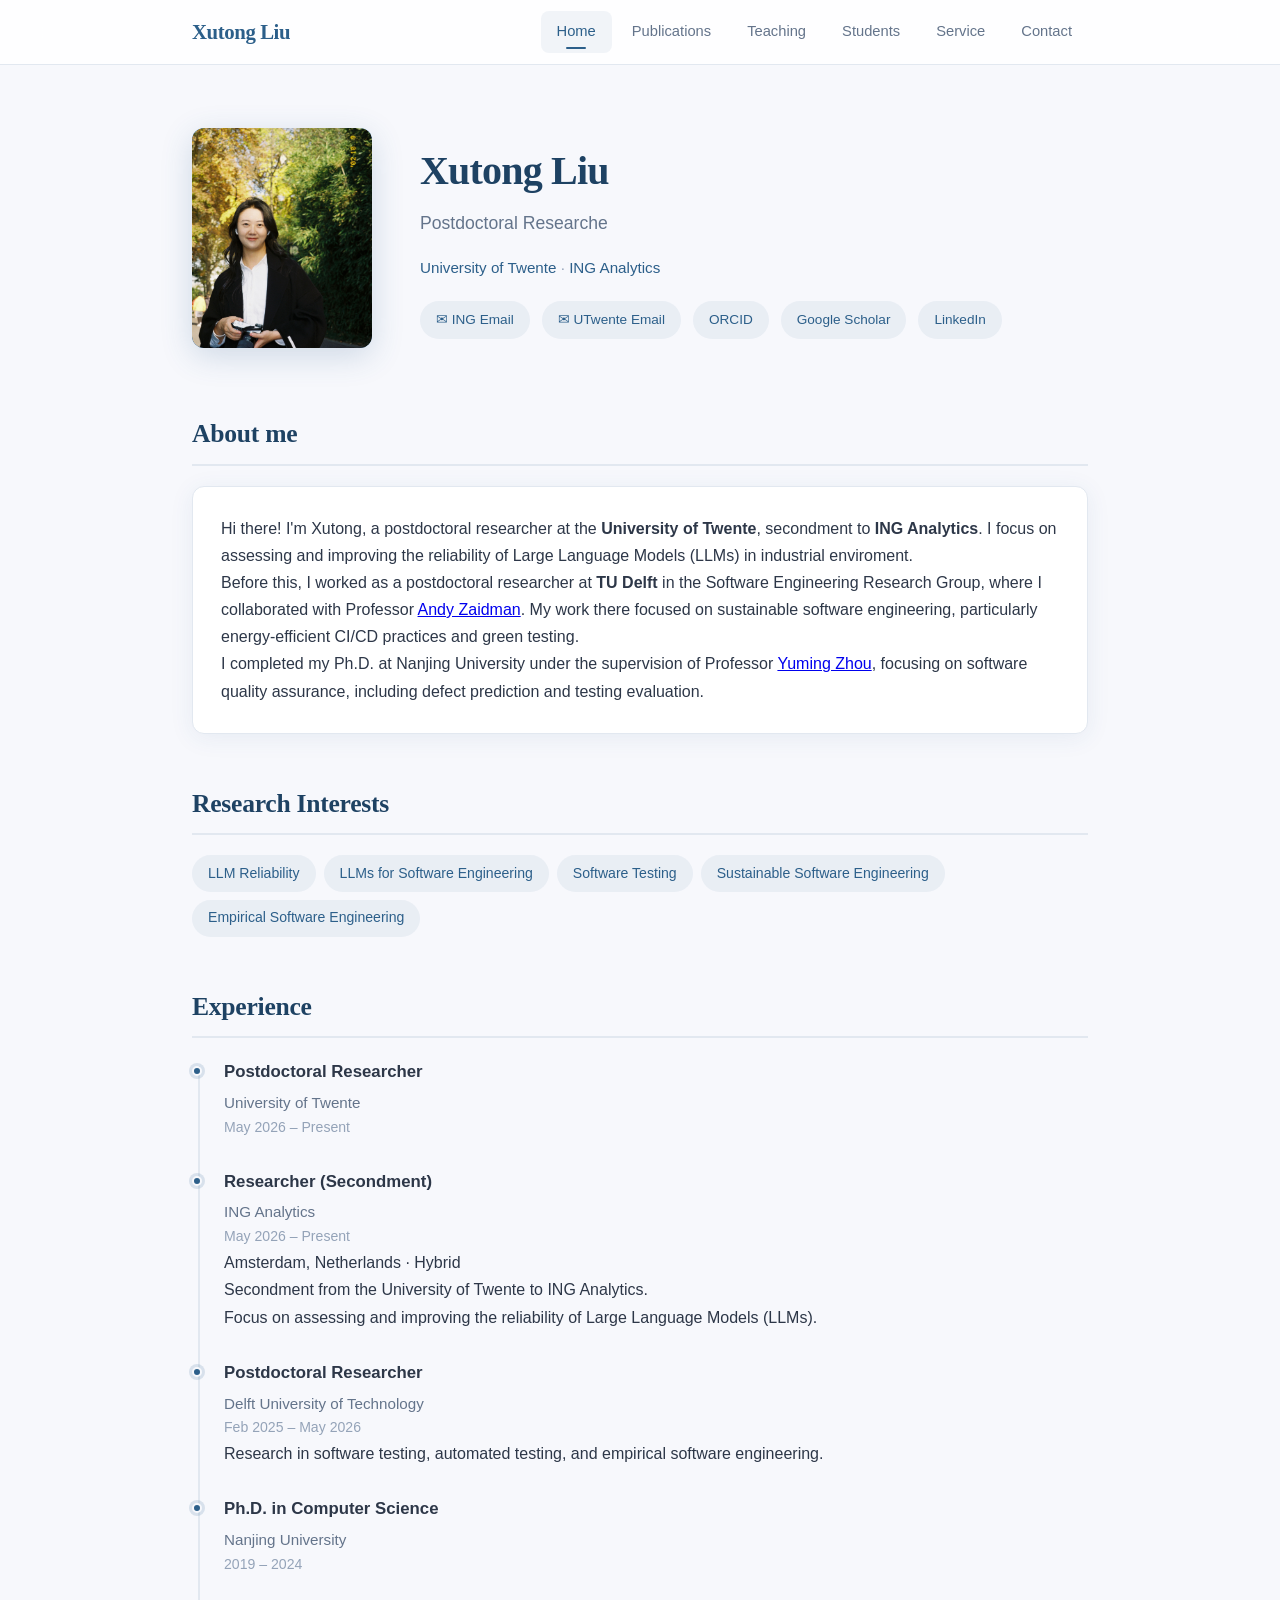
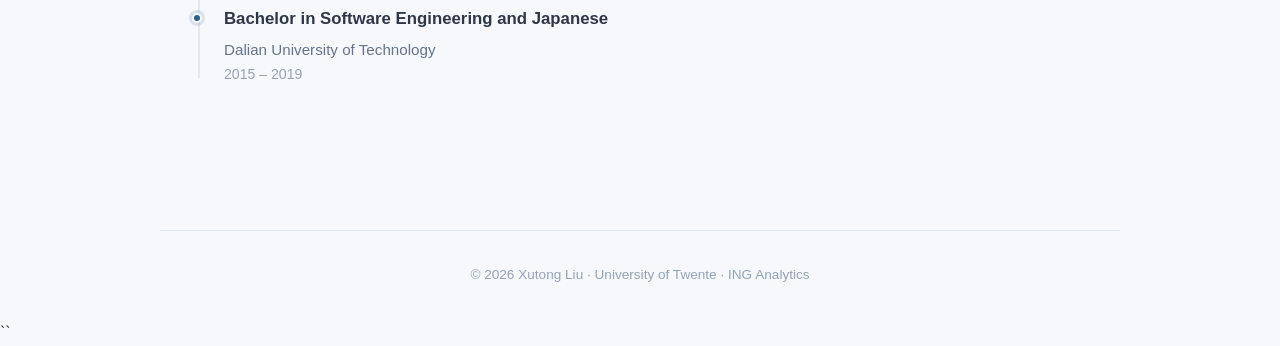
<file: index.html>
<!DOCTYPE html>
<html lang="en">
<head>
  <meta charset="UTF-8">
  <meta name="viewport" content="width=device-width, initial-scale=1.0">
  <title>Xutong Liu - Postdoctoral Researcher</title>
  <link rel="icon" type="image/jpeg" href="icon.jpg">
  <link rel="apple-touch-icon" href="icon.jpg">
  <link rel="preconnect" href="https://fonts.googleapis.com">
  <link rel="stylesheet" href="style.css">
</head>
<body>

  <!-- Navigation -->
  <nav class="navbar">
    <div class="nav-inner">
      <a href="index.html" class="nav-logo">Xutong Liu</a>
      <button class="nav-toggle" aria-label="Toggle menu">
        <span></span><span></span><span></span>
      </button>
      <ul class="nav-links">
        <li><a href="index.html" class="active">Home</a></li>
        <li><a href="publications.html">Publications</a></li>
        <li><a href="teaching.html">Teaching</a></li>
        <li><a href="students.html">Students</a></li>
        <li><a href="service.html">Service</a></li>
        <li><a href="contact.html">Contact</a></li>
      </ul>
    </div>
  </nav>

  <!-- Hero -->
  <header class="hero">
    <div class="hero-content fade-in">
      <div class="hero-avatar">
        <img src="profile.jpg" alt="Xutong Liu">
      </div>
      <div class="hero-text">
        <h1>Xutong Liu</h1>
        <p class="subtitle typed" data-text="Postdoctoral Researcher in Software Engineering"></p>
        <p class="affiliation">
          <a href="#" target="_blank">University of Twente</a> ·
          <a href="#" target="_blank">ING Analytics</a>
        </p>
        <div class="hero-links">
          <a href="mailto:xutong.liu@ing.com">&#9993; ING Email</a>
          <a href="mailto:xutong.liu@utwente.nl">&#9993; UTwente Email</a>
          <a href="https://orcid.org/0000-0002-3831-5505" target="_blank">ORCID</a>
          <a href="https://scholar.google.com/citations?user=2qkgBsEAAAAJ" target="_blank">Google Scholar</a>
          <a href="https://www.linkedin.com/in/xutong-liu-113463360/" target="_blank">LinkedIn</a>
        </div>
      </div>
    </div>
  </header>

  <!-- Main Content -->
  <main class="main">

    <!-- About -->
    <section class="section fade-in">
      <h2 class="section-title">About me</h2>
      <div class="card">
        <p>
          Hi there! I'm Xutong, a postdoctoral researcher at the <strong>University of Twente</strong>, secondment to <strong>ING Analytics</strong>.
          I focus on assessing and improving the reliability of Large Language Models (LLMs) in industrial enviroment.
        </p>
        <p>
          Before this, I worked as a postdoctoral researcher at <strong>TU Delft</strong> in the Software Engineering Research Group, 
          where I collaborated with Professor <a href="https://azaidman.github.io/" target="_blank">Andy Zaidman</a>. 
          My work there focused on sustainable software engineering, particularly energy-efficient CI/CD practices and green testing.
        </p>
        <p>
          I completed my Ph.D. at Nanjing University under the supervision of Professor
          <a href="https://cs.nju.edu.cn/zhouyuming/" target="_blank">Yuming Zhou</a>,
          focusing on software quality assurance, including defect prediction and testing evaluation.
        </p>
      </div>
    </section>

    <!-- Research Interests -->
    <section class="section fade-in">
      <h2 class="section-title">Research Interests</h2>
      <div class="tags">
        <span class="tag">LLM Reliability</span>
        <span class="tag">LLMs for Software Engineering</span>
        <span class="tag">Software Testing</span>
        <span class="tag">Sustainable Software Engineering</span>
        <span class="tag">Empirical Software Engineering</span>
      </div>
    </section>

    <!-- Experience -->
    <section class="section fade-in">
      <h2 class="section-title">Experience</h2>
      <div class="timeline">

        <!-- UT (main role) -->
        <div class="timeline-item">
          <h3>Postdoctoral Researcher</h3>
          <p class="institution">University of Twente</p>
          <p class="period">May 2026 – Present</p>
        </div>

        <!-- ING (secondment) -->
        <div class="timeline-item">
          <h3>Researcher (Secondment)</h3>
          <p class="institution">ING Analytics</p>
          <p class="period">May 2026 – Present</p>
          <p class="location">Amsterdam, Netherlands · Hybrid</p>
          <p>
            Secondment from the University of Twente to ING Analytics.<br>
            Focus on assessing and improving the reliability of Large Language Models (LLMs).
          </p>
        </div>

        <!-- TU Delft (past) -->
        <div class="timeline-item">
          <h3>Postdoctoral Researcher</h3>
          <p class="institution">Delft University of Technology</p>
          <p class="period">Feb 2025 – May 2026</p>
          <p>
            Research in software testing, automated testing, and empirical software engineering.
          </p>
        </div>

        <!-- PhD -->
        <div class="timeline-item">
          <h3>Ph.D. in Computer Science</h3>
          <p class="institution">Nanjing University</p>
          <p class="period">2019 – 2024</p>
        </div>

        <!-- Bachelor -->
        <div class="timeline-item">
          <h3>Bachelor in Software Engineering and Japanese</h3>
          <p class="institution">Dalian University of Technology</p>
          <p class="period">2015 – 2019</p>
        </div>

      </div>
    </section>

  </main>

  <!-- Footer -->
  <footer class="footer">
    <p>&copy; 2026 Xutong Liu · University of Twente · ING Analytics</p>
  </footer>

  <script src="script.js"></script>
</body>
</html>
``
</file>
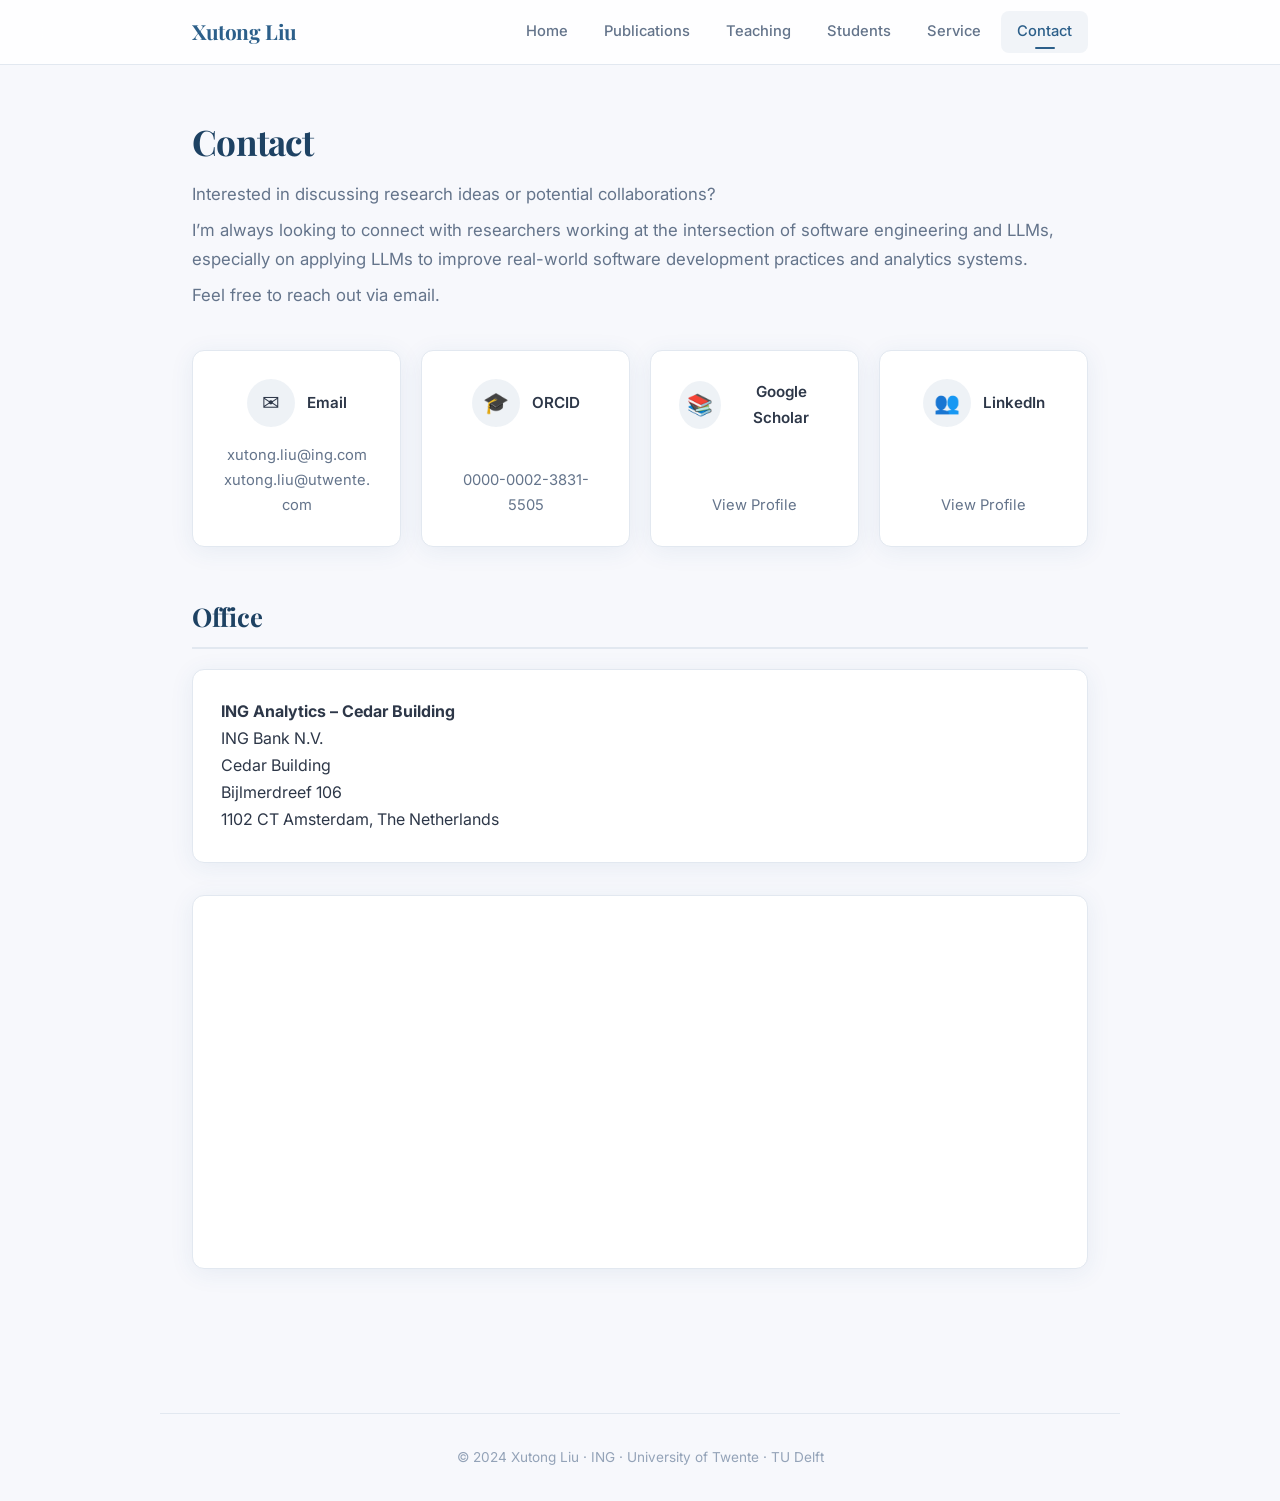
<file: contact.html>
<!DOCTYPE html>
<html lang="en">
<head>
  <meta charset="UTF-8">
  <meta name="viewport" content="width=device-width, initial-scale=1.0">
  <title>Contact - Xutong Liu</title>
  <link rel="icon" type="image/jpeg" href="icon.jpg">
  <link rel="apple-touch-icon" href="icon.jpg">
  <link rel="preconnect" href="https://fonts.googleapis.com">
  <link href="https://fonts.googleapis.com/css2?family=Inter:wght@400;500;600;700&family=Playfair+Display:wght@700&display=swap" rel="stylesheet">
  <link rel="stylesheet" href="style.css">
</head>
<body>

  <!-- Navigation -->
  <nav class="navbar">
    <div class="nav-inner">
      <a href="index.html" class="nav-logo">Xutong Liu</a>
      <button class="nav-toggle" aria-label="Toggle menu">
        <span></span><span></span><span></span>
      </button>
      <ul class="nav-links">
        <li><a href="index.html">Home</a></li>
        <li><a href="publications.html">Publications</a></li>
        <li><a href="teaching.html">Teaching</a></li>
        <li><a href="students.html">Students</a></li>
        <li><a href="service.html">Service</a></li>
        <li><a href="contact.html" class="active">Contact</a></li>
      </ul>
    </div>
  </nav>

  <!-- Page Header -->
  <header class="page-header">
    <h1 class="fade-in">Contact</h1>
    <p class="fade-in stagger-1">Interested in discussing research ideas or potential collaborations?</p>
    <p class="fade-in stagger-2">
      I’m always looking to connect with researchers working at the intersection of software engineering and LLMs,
      especially on applying LLMs to improve real-world software development practices and analytics systems.
    </p>
    <p class="fade-in stagger-4">Feel free to reach out via email.</p>
  </header>

  <!-- Main Content -->
  <main class="main">

    <section class="section">
      <div class="contact-grid">

        <!-- Email -->
        <div class="contact-card fade-in stagger-1">
          <div class="contact-card-header">
            <div class="contact-icon">&#9993;</div>
            <h3>Email</h3>
          </div>
          <p>
            <a href="mailto:xutong.liu@ing.com">xutong.liu@ing.com</a><br>
            <a href="mailto:xutong.liu@utwente.com">xutong.liu@utwente.com</a>
          </p>
        </div>

        <!-- ORCID -->
        <div class="contact-card fade-in stagger-2">
          <div class="contact-card-header">
            <div class="contact-icon">&#127891;</div>
            <h3>ORCID</h3>
          </div>
          <a href="https://orcid.org/0000-0002-3831-5505" target="_blank">0000-0002-3831-5505</a>
        </div>

        <!-- Google Scholar -->
        <div class="contact-card fade-in stagger-3">
          <div class="contact-card-header">
            <div class="contact-icon">&#128218;</div>
            <h3>Google Scholar</h3>
          </div>
          <a href="https://scholar.google.com/citations?user=2qkgBsEAAAAJ" target="_blank">View Profile</a>
        </div>

        <!-- LinkedIn -->
        <div class="contact-card fade-in stagger-4">
          <div class="contact-card-header">
            <div class="contact-icon">&#128101;</div>
            <h3>LinkedIn</h3>
          </div>
          <a href="https://www.linkedin.com/in/xutong-liu-113463360/" target="_blank">View Profile</a>
        </div>

      </div>
    </section>

    <!-- Office -->
    <section class="section">
      <h2 class="section-title fade-in">Office</h2>

      <div class="card fade-in">
        <p><strong>ING Analytics – Cedar Building</strong></p>
        <p>ING Bank N.V.</p>
        <p>Cedar Building</p>
        <p>Bijlmerdreef 106</p>
        <p>1102 CT Amsterdam, The Netherlands</p>
      </div>

      <div class="map-placeholder fade-in">
        <iframe
          src="https://www.google.com/maps?q=ING+Cedar+Amsterdam&output=embed"
          allowfullscreen=""
          loading="lazy"
          referrerpolicy="no-referrer-when-downgrade">
        </iframe>
      </div>
    </section>

  </main>

  <!-- Footer -->
  <footer class="footer">
    <p>&copy; 2024 Xutong Liu · ING · University of Twente · TU Delft</p>
  </footer>

  <script src="script.js"></script>
</body>
</html>
</file>
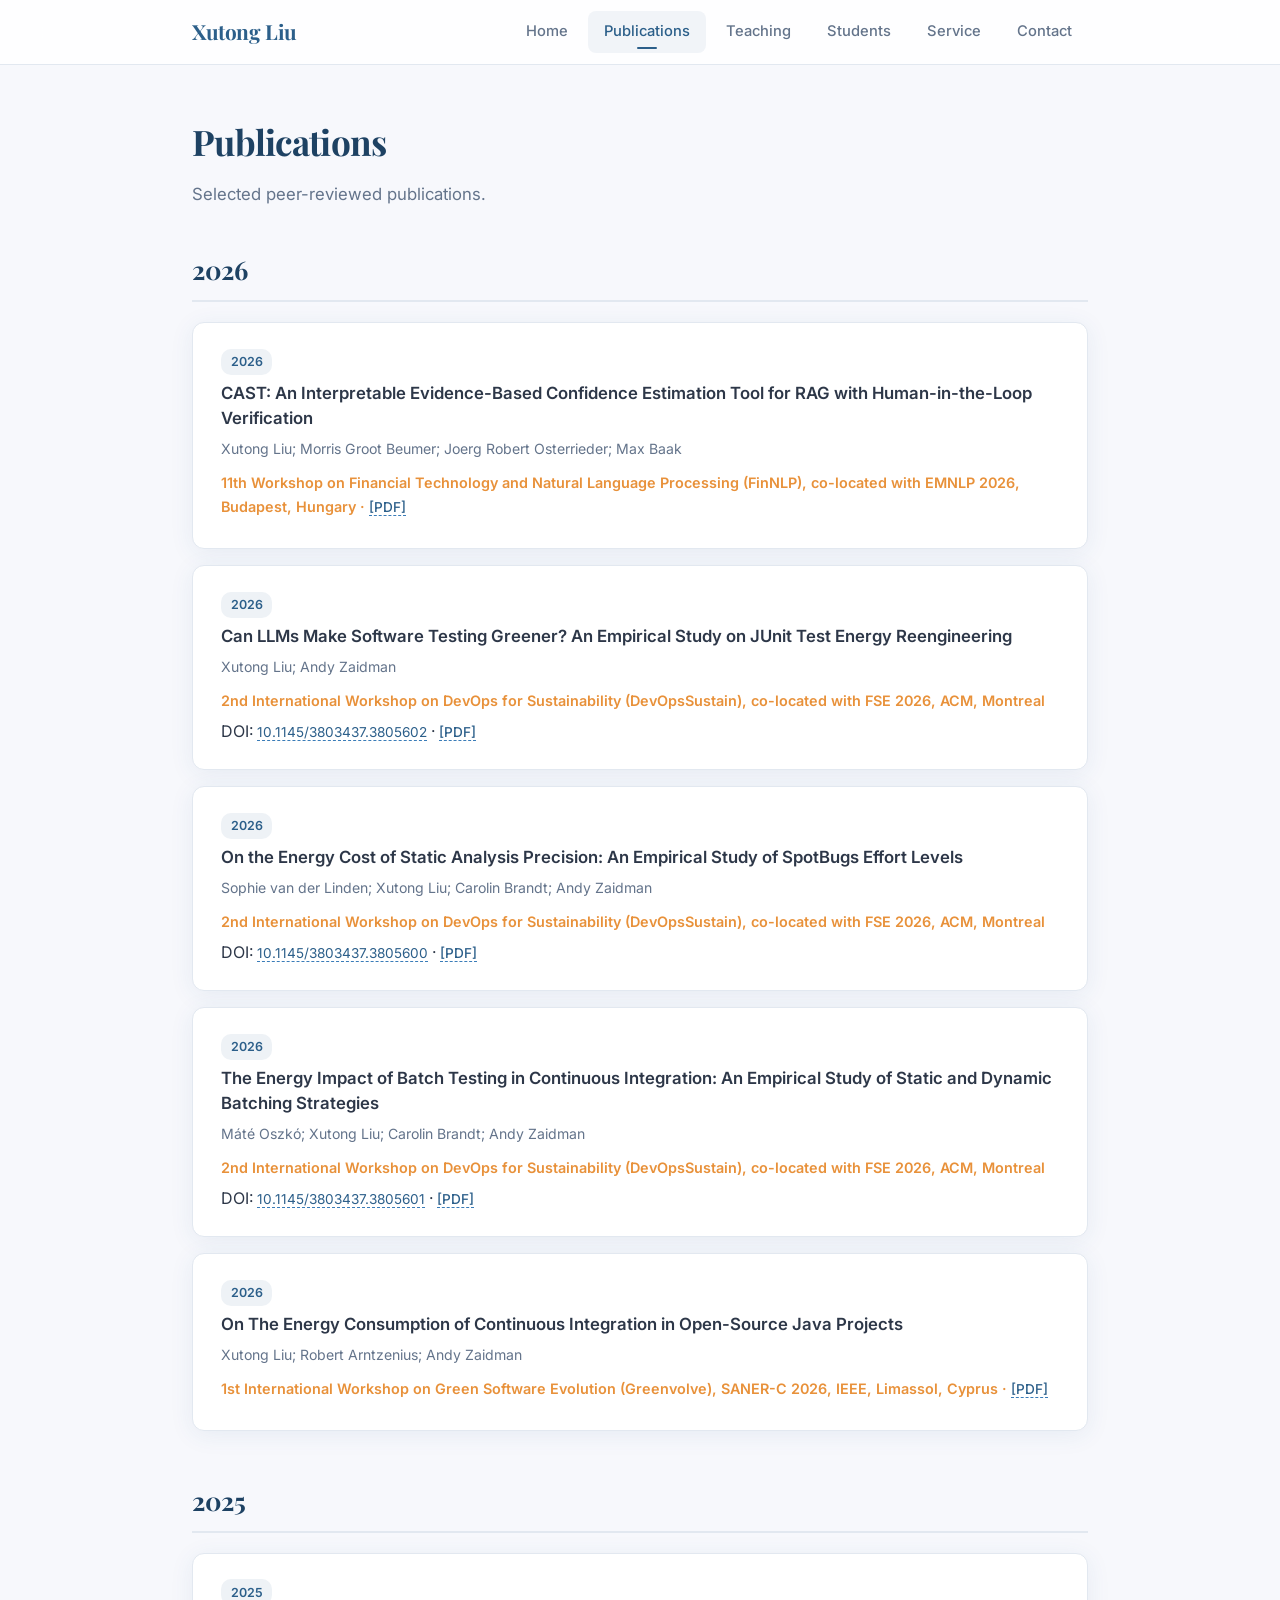
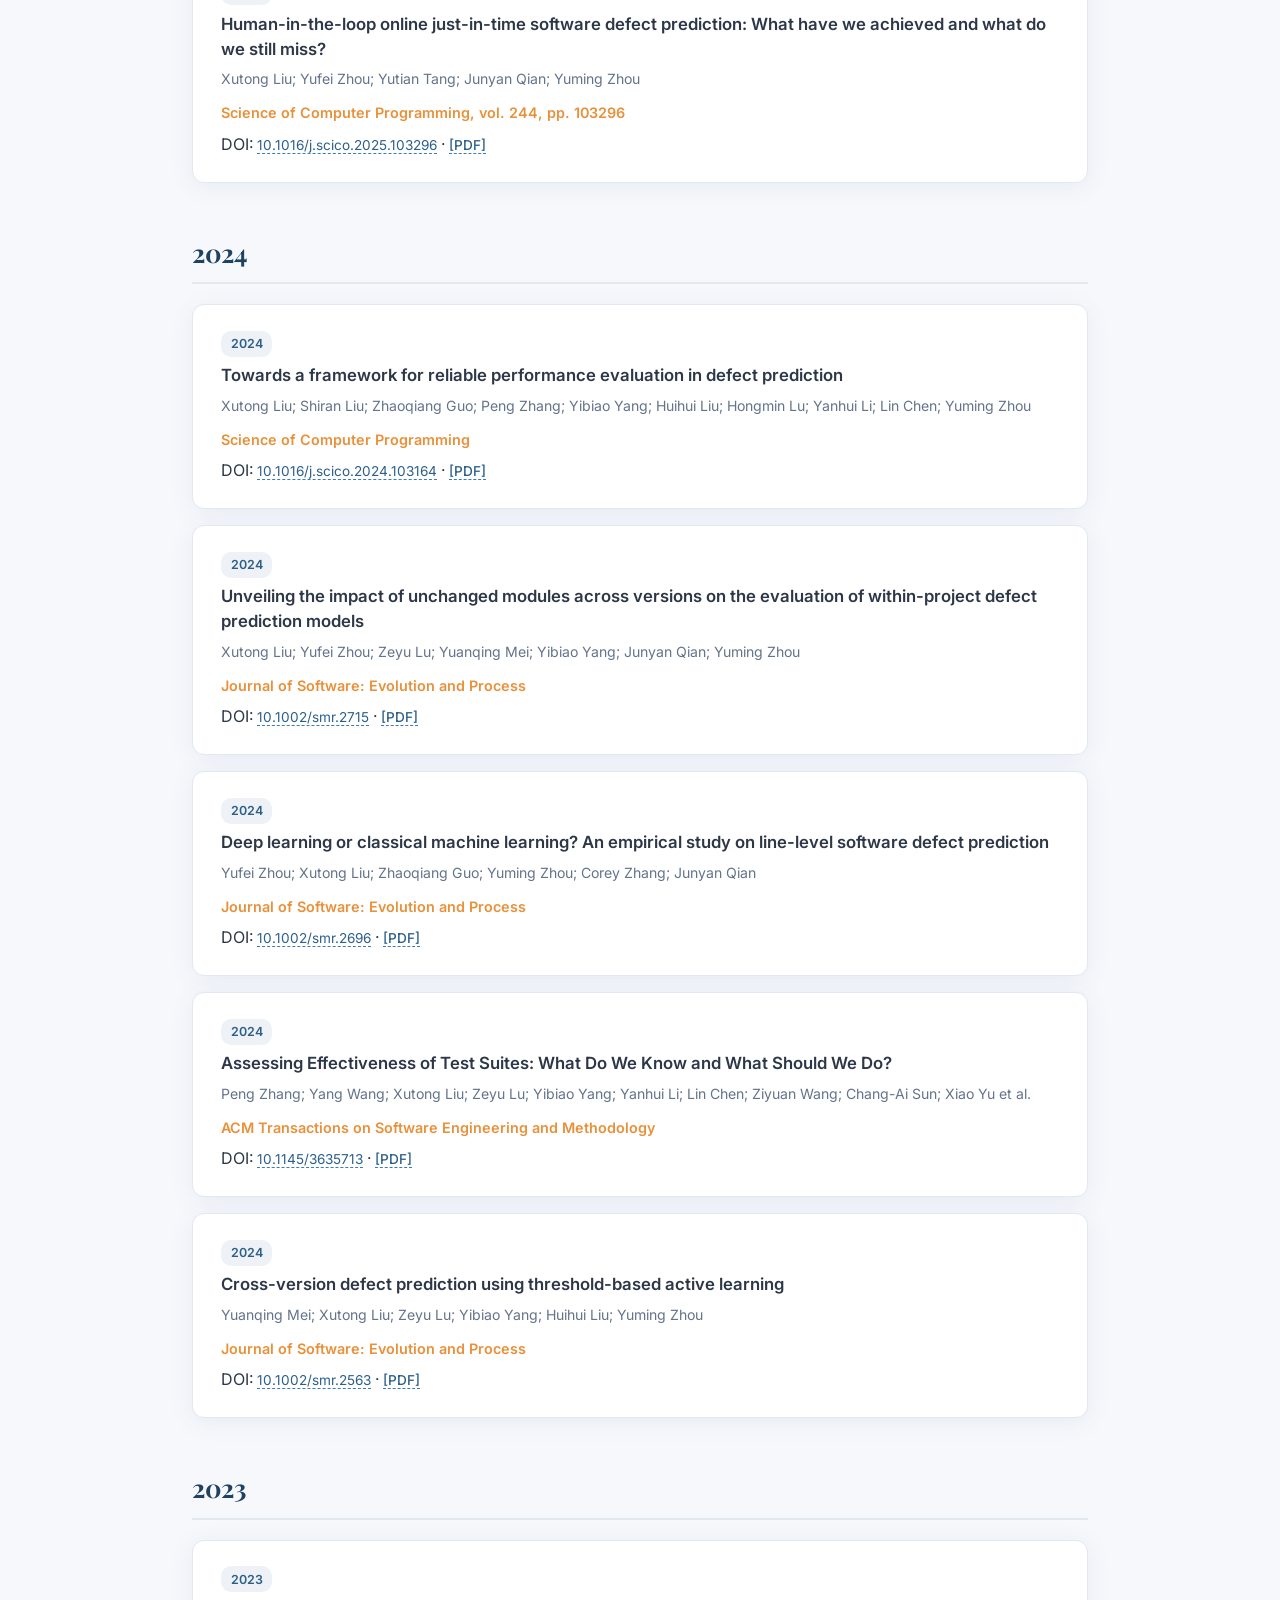
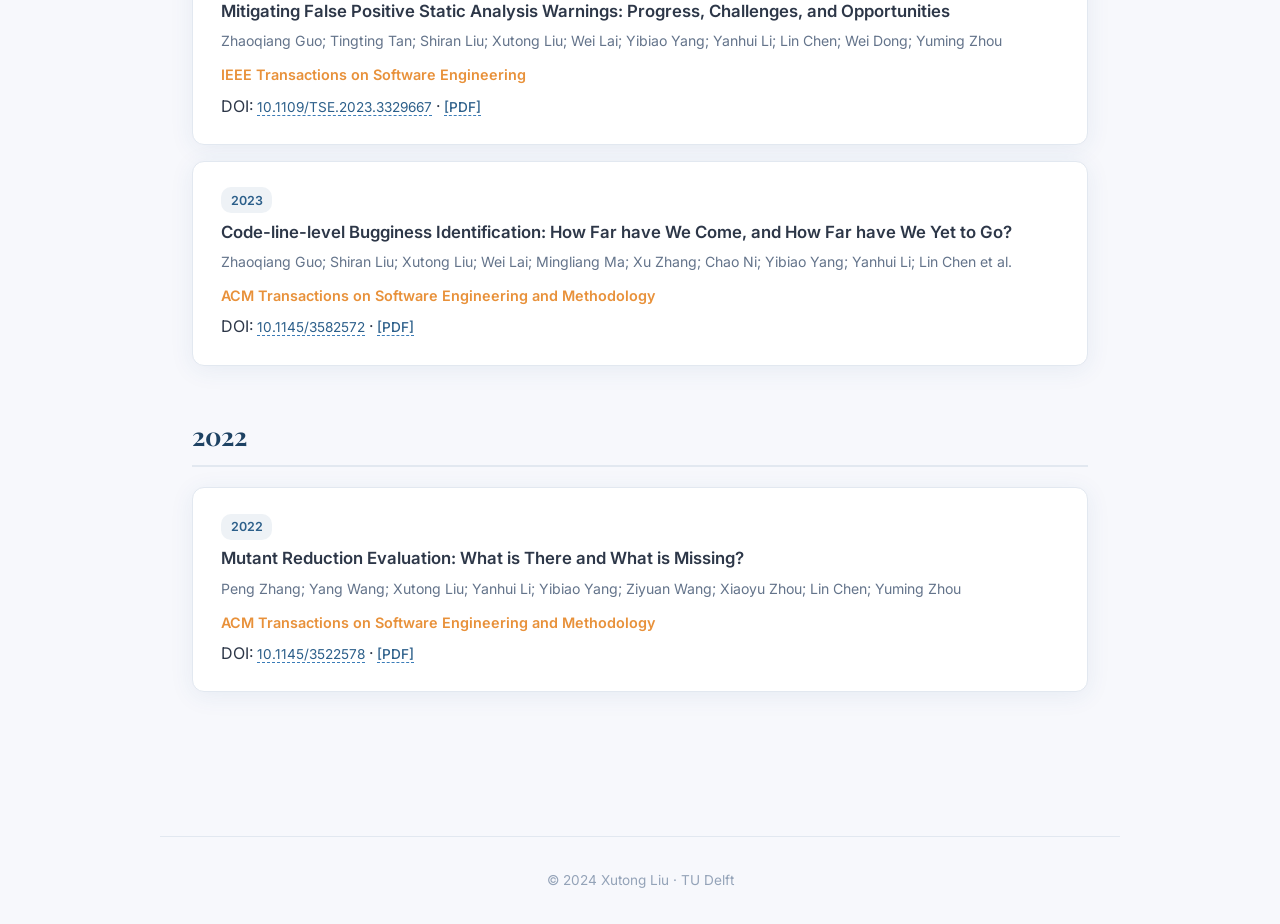
<file: publications.html>
<!DOCTYPE html>
<html lang="en">
<head>
  <meta charset="UTF-8">
  <meta name="viewport" content="width=device-width, initial-scale=1.0">
  <title>Publications - Xutong Liu</title>
  <link rel="preconnect" href="https://fonts.googleapis.com">
  <link href="https://fonts.googleapis.com/css2?family=Inter:wght@400;500;600;700&family=Playfair+Display:wght@700&display=swap" rel="stylesheet">
  <link rel="stylesheet" href="style.css">
</head>
<body>
  <!-- Navigation -->
  <nav class="navbar">
    <div class="nav-inner">
      <a href="index.html" class="nav-logo">Xutong Liu</a>
      <button class="nav-toggle" aria-label="Toggle menu">
        <span></span><span></span><span></span>
      </button>
      <ul class="nav-links">
        <li><a href="index.html">Home</a></li>
        <li><a href="publications.html" class="active">Publications</a></li>
        <li><a href="teaching.html">Teaching</a></li>
        <li><a href="students.html">Students</a></li>
        <li><a href="service.html">Service</a></li>
        <li><a href="contact.html">Contact</a></li>
      </ul>
    </div>
  </nav>

  <!-- Page Header -->
  <header class="page-header">
    <h1 class="fade-in">Publications</h1>
    <p class="fade-in stagger-1">Selected peer-reviewed publications.</p>
  </header>

  <!-- Main Content -->
  <main class="main">
    <!-- 2026 -->
    <section class="section">
      <h2 class="section-title fade-in">2026</h2>


      <div class="pub-item fade-in">
        <span class="pub-year">2026</span>
        <p class="pub-title">CAST: An Interpretable Evidence-Based Confidence Estimation Tool for RAG with Human-in-the-Loop Verification</p>
        <p class="pub-authors">Xutong Liu; Morris Groot Beumer; Joerg Robert Osterrieder; Max Baak</p>
        <p class="pub-venue">11th Workshop on Financial Technology and Natural Language Processing (FinNLP), co-located with EMNLP 2026, Budapest, Hungary &middot; <span class="pub-links"><a href="papers/cast-finnlp2026.pdf" target="_blank">[PDF]</a></span></p>
      </div>
      
      <div class="pub-item fade-in">
        <span class="pub-year">2026</span>
        <p class="pub-title">Can LLMs Make Software Testing Greener? An Empirical Study on JUnit Test Energy Reengineering</p>
        <p class="pub-authors">Xutong Liu; Andy Zaidman</p>
        <p class="pub-venue">2nd International Workshop on DevOps for Sustainability (DevOpsSustain), co-located with FSE 2026, ACM, Montreal</p>
        <p class="pub-doi">DOI: <a href="https://doi.org/10.1145/3803437.3805602" target="_blank">10.1145/3803437.3805602</a> &middot; <span class="pub-links"><a href="papers/llm-testing-greener-fse2026.pdf" target="_blank">[PDF]</a></span></p>
      </div>

      <div class="pub-item fade-in">
        <span class="pub-year">2026</span>
        <p class="pub-title">On the Energy Cost of Static Analysis Precision: An Empirical Study of SpotBugs Effort Levels</p>
        <p class="pub-authors">Sophie van der Linden; Xutong Liu; Carolin Brandt; Andy Zaidman</p>
        <p class="pub-venue">2nd International Workshop on DevOps for Sustainability (DevOpsSustain), co-located with FSE 2026, ACM, Montreal</p>
        <p class="pub-doi">DOI: <a href="https://doi.org/10.1145/3803437.3805600" target="_blank">10.1145/3803437.3805600</a> &middot; <span class="pub-links"><a href="papers/energy-cost-spotbugs-fse2026.pdf" target="_blank">[PDF]</a></span></p>
      </div>

      <div class="pub-item fade-in">
        <span class="pub-year">2026</span>
        <p class="pub-title">The Energy Impact of Batch Testing in Continuous Integration: An Empirical Study of Static and Dynamic Batching Strategies</p>
        <p class="pub-authors">Máté Oszkó; Xutong Liu; Carolin Brandt; Andy Zaidman</p>
        <p class="pub-venue">2nd International Workshop on DevOps for Sustainability (DevOpsSustain), co-located with FSE 2026, ACM, Montreal</p>
        <p class="pub-doi">DOI: <a href="https://doi.org/10.1145/3803437.3805601" target="_blank">10.1145/3803437.3805601</a> &middot; <span class="pub-links"><a href="papers/batch-testing-ci-fse2026.pdf" target="_blank">[PDF]</a></span></p>
      </div>

      <div class="pub-item fade-in">
        <span class="pub-year">2026</span>
        <p class="pub-title">On The Energy Consumption of Continuous Integration in Open-Source Java Projects</p>
        <p class="pub-authors">Xutong Liu; Robert Arntzenius; Andy Zaidman</p>
        <p class="pub-venue">1st International Workshop on Green Software Evolution (Greenvolve), SANER-C 2026, IEEE, Limassol, Cyprus &middot; <span class="pub-links"><a href="papers/energy-ci-greenvolve2026.pdf" target="_blank">[PDF]</a></span></p>
      </div>
    </section>

    <!-- 2025 -->
    <section class="section">
      <h2 class="section-title fade-in">2025</h2>

      <div class="pub-item fade-in">
        <span class="pub-year">2025</span>
        <p class="pub-title">Human-in-the-loop online just-in-time software defect prediction: What have we achieved and what do we still miss?</p>
        <p class="pub-authors">Xutong Liu; Yufei Zhou; Yutian Tang; Junyan Qian; Yuming Zhou</p>
        <p class="pub-venue">Science of Computer Programming, vol. 244, pp. 103296</p>
        <p class="pub-doi">DOI: <a href="https://doi.org/10.1016/j.scico.2025.103296" target="_blank">10.1016/j.scico.2025.103296</a> &middot; <span class="pub-links"><a href="papers/1-s2.0-S0167642325000358-main.pdf" target="_blank">[PDF]</a></span></p>
      </div>
    </section>

    <!-- 2024 -->
    <section class="section">
      <h2 class="section-title fade-in">2024</h2>

      <div class="pub-item fade-in">
        <span class="pub-year">2024</span>
        <p class="pub-title">Towards a framework for reliable performance evaluation in defect prediction</p>
        <p class="pub-authors">Xutong Liu; Shiran Liu; Zhaoqiang Guo; Peng Zhang; Yibiao Yang; Huihui Liu; Hongmin Lu; Yanhui Li; Lin Chen; Yuming Zhou</p>
        <p class="pub-venue">Science of Computer Programming</p>
        <p class="pub-doi">DOI: <a href="https://doi.org/10.1016/j.scico.2024.103164" target="_blank">10.1016/j.scico.2024.103164</a> &middot; <span class="pub-links"><a href="papers/1-s2.0-S016764232400087X-main.pdf" target="_blank">[PDF]</a></span></p>
      </div>

      <div class="pub-item fade-in">
        <span class="pub-year">2024</span>
        <p class="pub-title">Unveiling the impact of unchanged modules across versions on the evaluation of within-project defect prediction models</p>
        <p class="pub-authors">Xutong Liu; Yufei Zhou; Zeyu Lu; Yuanqing Mei; Yibiao Yang; Junyan Qian; Yuming Zhou</p>
        <p class="pub-venue">Journal of Software: Evolution and Process</p>
        <p class="pub-doi">DOI: <a href="https://doi.org/10.1002/smr.2715" target="_blank">10.1002/smr.2715</a> &middot; <span class="pub-links"><a href="papers/J Software Evolu Process - 2024 - Liu - Unveiling the impact of unchanged modules across versions on the evaluation of.pdf" target="_blank">[PDF]</a></span></p>
      </div>

      <div class="pub-item fade-in">
        <span class="pub-year">2024</span>
        <p class="pub-title">Deep learning or classical machine learning? An empirical study on line-level software defect prediction</p>
        <p class="pub-authors">Yufei Zhou; Xutong Liu; Zhaoqiang Guo; Yuming Zhou; Corey Zhang; Junyan Qian</p>
        <p class="pub-venue">Journal of Software: Evolution and Process</p>
        <p class="pub-doi">DOI: <a href="https://doi.org/10.1002/smr.2696" target="_blank">10.1002/smr.2696</a> &middot; <span class="pub-links"><a href="papers/J Software Evolu Process - 2024 - Zhou - Deep learning or classical machine learning  An empirical study on line‐level.pdf" target="_blank">[PDF]</a></span></p>
      </div>

      <div class="pub-item fade-in">
        <span class="pub-year">2024</span>
        <p class="pub-title">Assessing Effectiveness of Test Suites: What Do We Know and What Should We Do?</p>
        <p class="pub-authors">Peng Zhang; Yang Wang; Xutong Liu; Zeyu Lu; Yibiao Yang; Yanhui Li; Lin Chen; Ziyuan Wang; Chang-Ai Sun; Xiao Yu et al.</p>
        <p class="pub-venue">ACM Transactions on Software Engineering and Methodology</p>
        <p class="pub-doi">DOI: <a href="https://doi.org/10.1145/3635713" target="_blank">10.1145/3635713</a> &middot; <span class="pub-links"><a href="papers/3635713.pdf" target="_blank">[PDF]</a></span></p>
      </div>

      <div class="pub-item fade-in">
        <span class="pub-year">2024</span>
        <p class="pub-title">Cross-version defect prediction using threshold-based active learning</p>
        <p class="pub-authors">Yuanqing Mei; Xutong Liu; Zeyu Lu; Yibiao Yang; Huihui Liu; Yuming Zhou</p>
        <p class="pub-venue">Journal of Software: Evolution and Process</p>
        <p class="pub-doi">DOI: <a href="https://doi.org/10.1002/smr.2563" target="_blank">10.1002/smr.2563</a> &middot; <span class="pub-links"><a href="papers/J Software Evolu Process - 2023 - Mei - Cross‐version defect prediction using threshold‐based active learning.pdf" target="_blank">[PDF]</a></span></p>
      </div>
    </section>

    <!-- 2023 -->
    <section class="section">
      <h2 class="section-title fade-in">2023</h2>

      <div class="pub-item fade-in">
        <span class="pub-year">2023</span>
        <p class="pub-title">Mitigating False Positive Static Analysis Warnings: Progress, Challenges, and Opportunities</p>
        <p class="pub-authors">Zhaoqiang Guo; Tingting Tan; Shiran Liu; Xutong Liu; Wei Lai; Yibiao Yang; Yanhui Li; Lin Chen; Wei Dong; Yuming Zhou</p>
        <p class="pub-venue">IEEE Transactions on Software Engineering</p>
        <p class="pub-doi">DOI: <a href="https://doi.org/10.1109/TSE.2023.3329667" target="_blank">10.1109/TSE.2023.3329667</a> &middot; <span class="pub-links"><a href="papers/Mitigating_False_Positive_Static_Analysis_Warnings_Progress_Challenges_and_Opportunities.pdf" target="_blank">[PDF]</a></span></p>
      </div>

      <div class="pub-item fade-in">
        <span class="pub-year">2023</span>
        <p class="pub-title">Code-line-level Bugginess Identification: How Far have We Come, and How Far have We Yet to Go?</p>
        <p class="pub-authors">Zhaoqiang Guo; Shiran Liu; Xutong Liu; Wei Lai; Mingliang Ma; Xu Zhang; Chao Ni; Yibiao Yang; Yanhui Li; Lin Chen et al.</p>
        <p class="pub-venue">ACM Transactions on Software Engineering and Methodology</p>
        <p class="pub-doi">DOI: <a href="https://doi.org/10.1145/3582572" target="_blank">10.1145/3582572</a> &middot; <span class="pub-links"><a href="papers/3582572.pdf" target="_blank">[PDF]</a></span></p>
      </div>
    </section>

    <!-- 2022 -->
    <section class="section">
      <h2 class="section-title fade-in">2022</h2>

      <div class="pub-item fade-in">
        <span class="pub-year">2022</span>
        <p class="pub-title">Mutant Reduction Evaluation: What is There and What is Missing?</p>
        <p class="pub-authors">Peng Zhang; Yang Wang; Xutong Liu; Yanhui Li; Yibiao Yang; Ziyuan Wang; Xiaoyu Zhou; Lin Chen; Yuming Zhou</p>
        <p class="pub-venue">ACM Transactions on Software Engineering and Methodology</p>
        <p class="pub-doi">DOI: <a href="https://doi.org/10.1145/3522578" target="_blank">10.1145/3522578</a> &middot; <span class="pub-links"><a href="papers/3522578.pdf" target="_blank">[PDF]</a></span></p>
      </div>
    </section>
  </main>

  <!-- Footer -->
  <footer class="footer">
    <p>&copy; 2024 Xutong Liu &middot; TU Delft</p>
  </footer>

  <script src="script.js"></script>
</body>
</html>
</file>
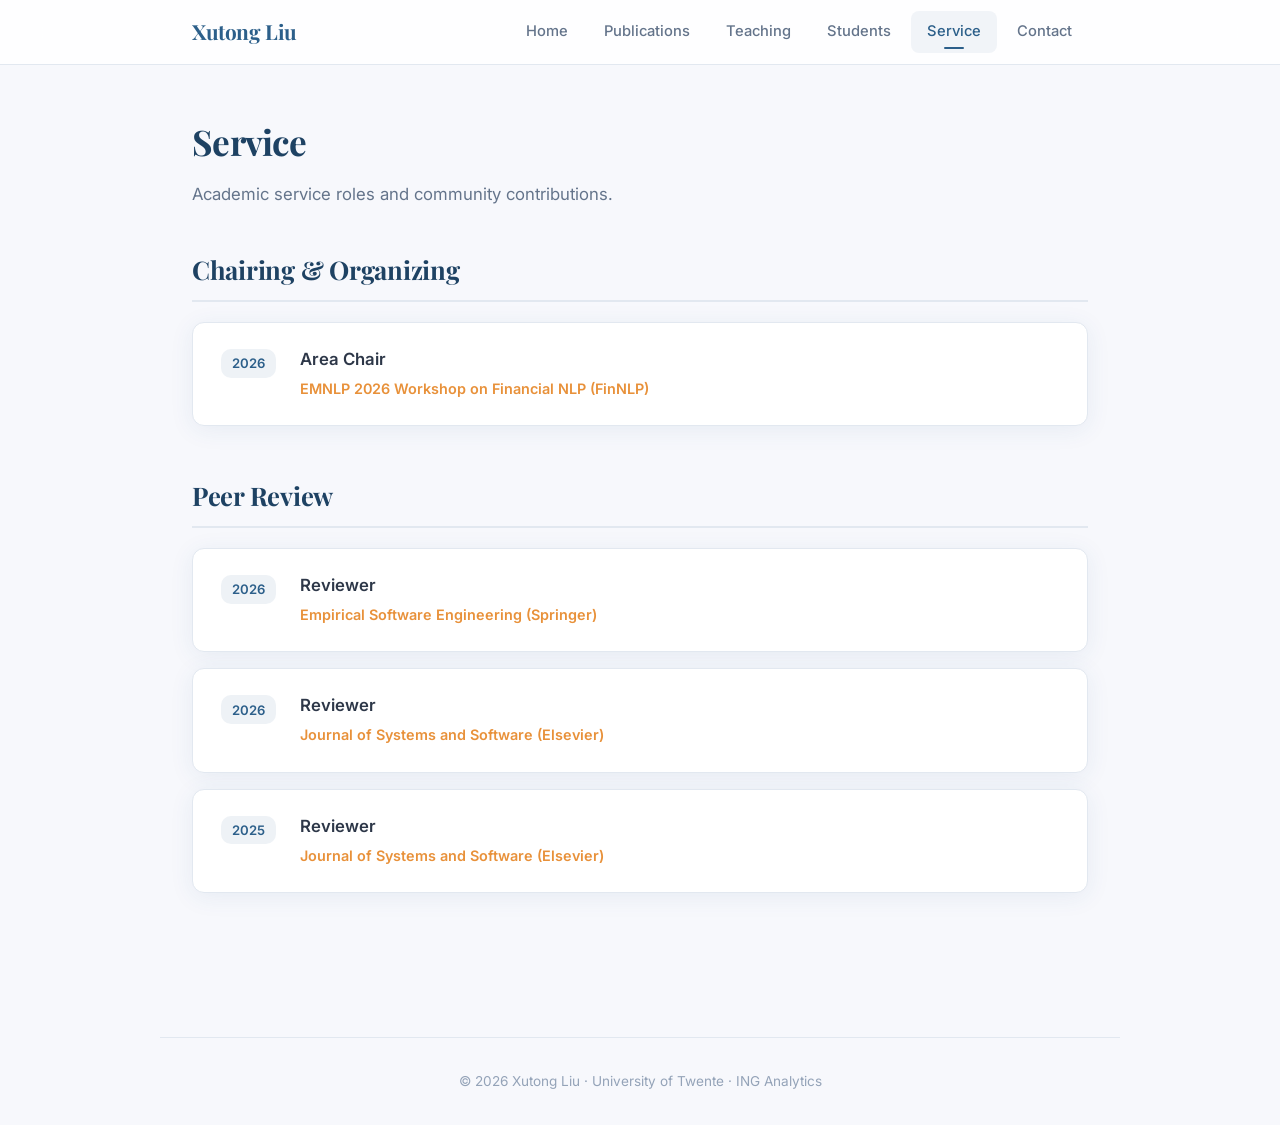
<file: service.html>
<!DOCTYPE html>
<html lang="en">
<head>
  <meta charset="UTF-8">
  <meta name="viewport" content="width=device-width, initial-scale=1.0">
  <title>Service - Xutong Liu</title>
  <link rel="icon" type="image/jpeg" href="icon.jpg">
  <link rel="apple-touch-icon" href="icon.jpg">
  <link rel="preconnect" href="https://fonts.googleapis.com">
  <link href="https://fonts.googleapis.com/css2?family=Inter:wght@400;500;600;700&family=Playfair+Display:wght@700&display=swap" rel="stylesheet">
  <link rel="stylesheet" href="style.css">
</head>
<body>
  <!-- Navigation -->
  <nav class="navbar">
    <div class="nav-inner">
      <a href="index.html" class="nav-logo">Xutong Liu</a>
      <button class="nav-toggle" aria-label="Toggle menu">
        <span></span><span></span><span></span>
      </button>
      <ul class="nav-links">
        <li><a href="index.html">Home</a></li>
        <li><a href="publications.html">Publications</a></li>
        <li><a href="teaching.html">Teaching</a></li>
        <li><a href="students.html">Students</a></li>
        <li><a href="service.html" class="active">Service</a></li>
        <li><a href="contact.html">Contact</a></li>
      </ul>
    </div>
  </nav>

  <!-- Page Header -->
  <header class="page-header">
    <h1 class="fade-in">Service</h1>
    <p class="fade-in stagger-1">Academic service roles and community contributions.</p>
  </header>

  <!-- Main Content -->
  <main class="main">
    <!-- Program Committees & Chairing -->
    <section class="section">
      <h2 class="section-title fade-in">Chairing &amp; Organizing</h2>

      <div class="service-entry fade-in">
        <span class="service-year">2026</span>
        <div class="service-info">
          <p class="service-role">Area Chair</p>
          <p class="service-venue">EMNLP 2026 Workshop on Financial NLP (FinNLP)</p>
        </div>
      </div>
    </section>

    <!-- Peer Review -->
    <section class="section">
      <h2 class="section-title fade-in">Peer Review</h2>

      <div class="service-entry fade-in">
        <span class="service-year">2026</span>
        <div class="service-info">
          <p class="service-role">Reviewer</p>
          <p class="service-venue">Empirical Software Engineering (Springer)</p>
        </div>
      </div>

      <div class="service-entry fade-in">
        <span class="service-year">2026</span>
        <div class="service-info">
          <p class="service-role">Reviewer</p>
          <p class="service-venue">Journal of Systems and Software (Elsevier)</p>
        </div>
      </div>

      <div class="service-entry fade-in">
        <span class="service-year">2025</span>
        <div class="service-info">
          <p class="service-role">Reviewer</p>
          <p class="service-venue">Journal of Systems and Software (Elsevier)</p>
        </div>
      </div>
    </section>
  </main>

  <!-- Footer -->
  <footer class="footer">
    <p>&copy; 2026 Xutong Liu &middot; University of Twente &middot; ING Analytics</p>
  </footer>

  <script src="script.js"></script>
</body>
</html>
</file>
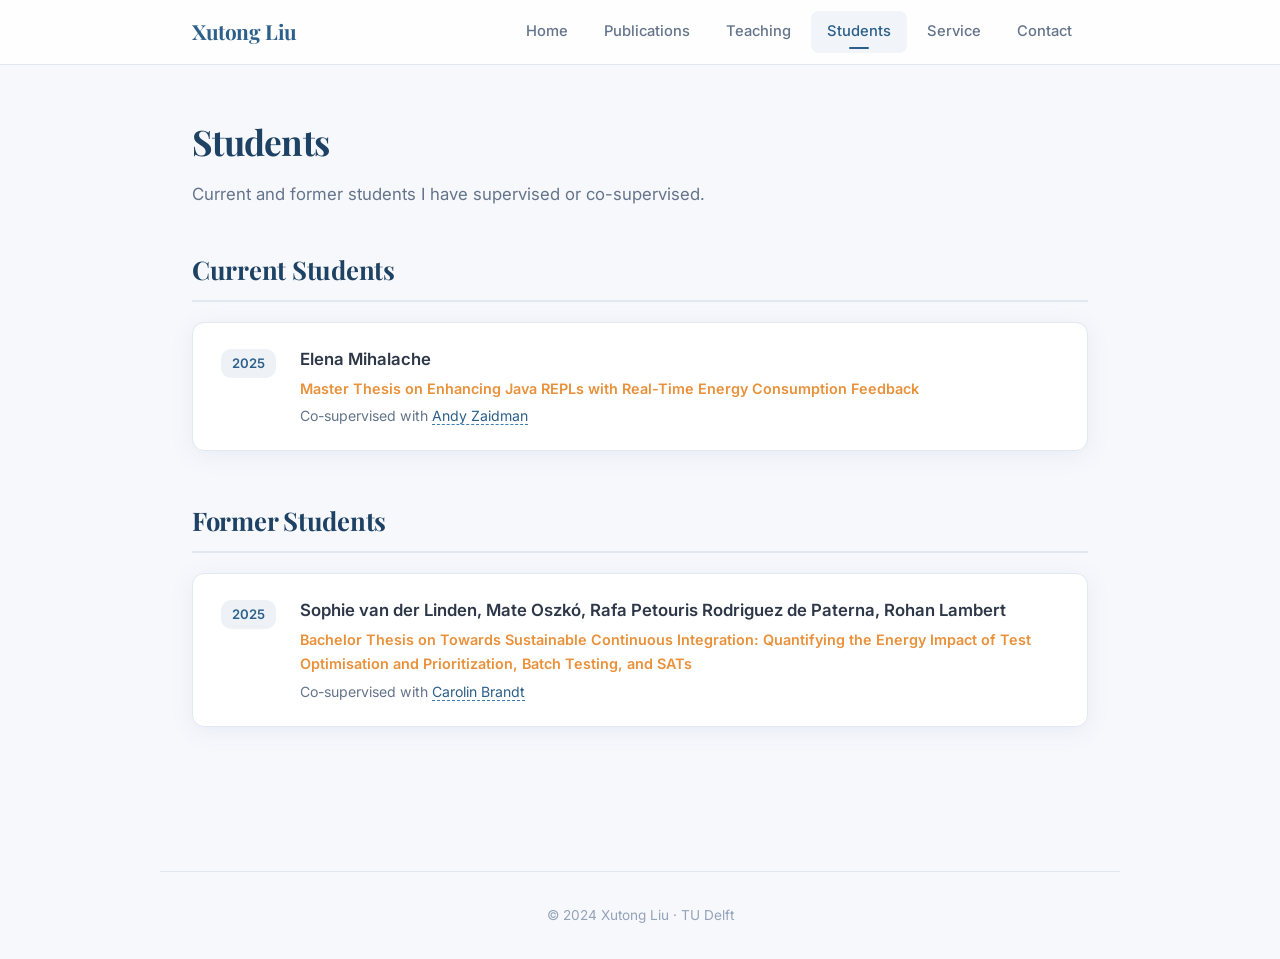
<file: students.html>
<!DOCTYPE html>
<html lang="en">
<head>
  <meta charset="UTF-8">
  <meta name="viewport" content="width=device-width, initial-scale=1.0">
  <title>Students - Xutong Liu</title>
  <link rel="icon" type="image/jpeg" href="icon.jpg">
  <link rel="apple-touch-icon" href="icon.jpg">
  <link rel="preconnect" href="https://fonts.googleapis.com">
  <link href="https://fonts.googleapis.com/css2?family=Inter:wght@400;500;600;700&family=Playfair+Display:wght@700&display=swap" rel="stylesheet">
  <link rel="stylesheet" href="style.css">
</head>
<body>
  <!-- Navigation -->
  <nav class="navbar">
    <div class="nav-inner">
      <a href="index.html" class="nav-logo">Xutong Liu</a>
      <button class="nav-toggle" aria-label="Toggle menu">
        <span></span><span></span><span></span>
      </button>
      <ul class="nav-links">
        <li><a href="index.html">Home</a></li>
        <li><a href="publications.html">Publications</a></li>
        <li><a href="teaching.html">Teaching</a></li>
        <li><a href="students.html" class="active">Students</a></li>
        <li><a href="service.html">Service</a></li>
        <li><a href="contact.html">Contact</a></li>
      </ul>
    </div>
  </nav>

  <!-- Page Header -->
  <header class="page-header">
    <h1 class="fade-in">Students</h1>
    <p class="fade-in stagger-1">Current and former students I have supervised or co-supervised.</p>
  </header>

  <!-- Main Content -->
  <main class="main">
    <!-- Current Students -->
    <section class="section">
      <h2 class="section-title fade-in">Current Students</h2>

      <div class="student-entry fade-in">
        <span class="student-year">2025</span>
        <div class="student-info">
          <p class="student-names">Elena Mihalache</p>
          <p class="student-type">Master Thesis on Enhancing Java REPLs with Real-Time Energy Consumption Feedback</p>
          <p class="student-detail">Co-supervised with <a href="https://azaidman.github.io/" target="_blank">Andy Zaidman</a></p>
        </div>
      </div>
    </section>

    <!-- Former Students -->
    <section class="section">
      <h2 class="section-title fade-in">Former Students</h2>

      <div class="student-entry fade-in">
        <span class="student-year">2025</span>
        <div class="student-info">
          <p class="student-names">Sophie van der Linden, Mate Oszk&oacute;, Rafa Petouris Rodriguez de Paterna, Rohan Lambert</p>
          <p class="student-type">Bachelor Thesis on Towards Sustainable Continuous Integration: Quantifying the Energy Impact of Test Optimisation and Prioritization, Batch Testing, and SATs</p>
          <p class="student-detail">Co-supervised with <a href="https://carolin-brandt.de/" target="_blank">Carolin Brandt</a></p>
        </div>
      </div>
    </section>
  </main>

  <!-- Footer -->
  <footer class="footer">
    <p>&copy; 2024 Xutong Liu &middot; TU Delft</p>
  </footer>

  <script src="script.js"></script>
</body>
</html>
</file>
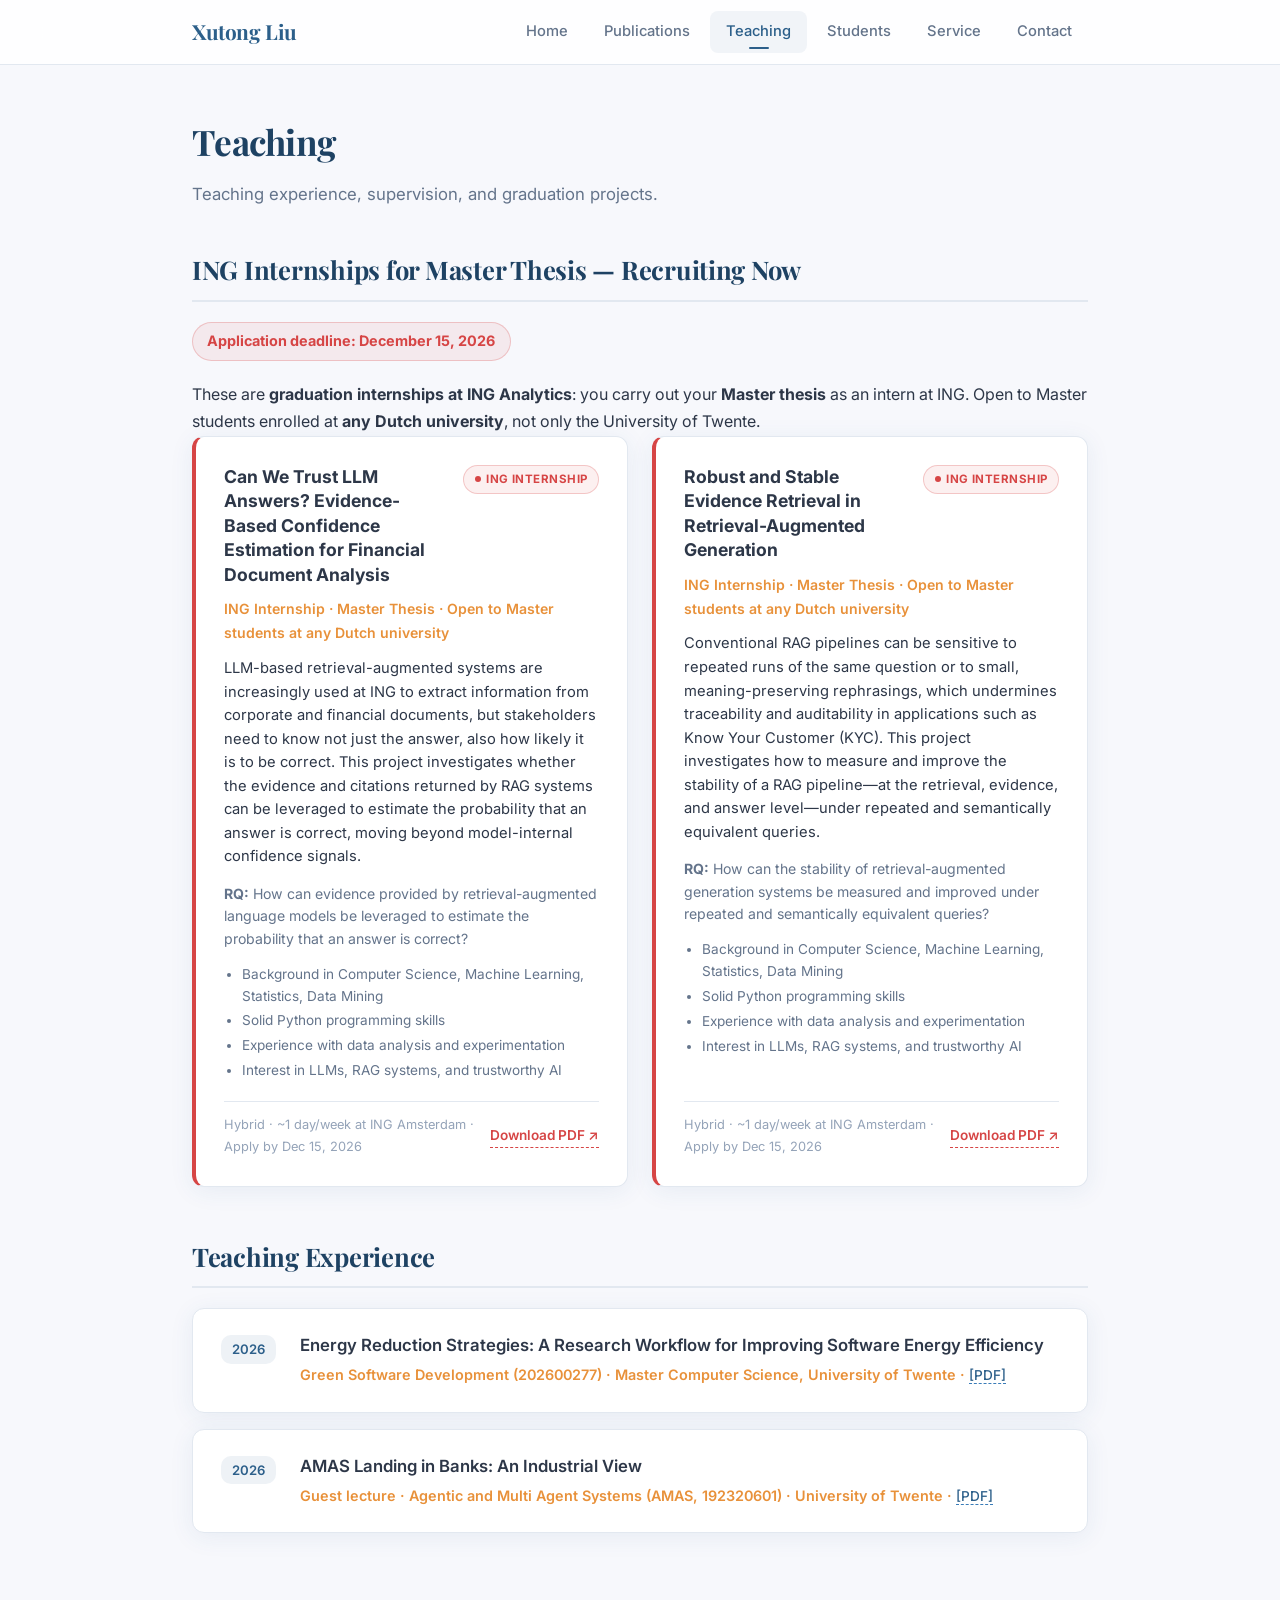
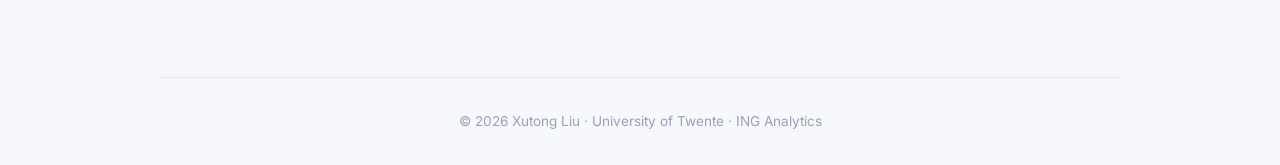
<file: teaching.html>
<!DOCTYPE html>
<html lang="en">
<head>
  <meta charset="UTF-8">
  <meta name="viewport" content="width=device-width, initial-scale=1.0">
  <title>Teaching - Xutong Liu</title>
  <link rel="icon" type="image/jpeg" href="icon.jpg">
  <link rel="apple-touch-icon" href="icon.jpg">
  <link rel="preconnect" href="https://fonts.googleapis.com">
  <link href="https://fonts.googleapis.com/css2?family=Inter:wght@400;500;600;700&family=Playfair+Display:wght@700&display=swap" rel="stylesheet">
  <link rel="stylesheet" href="style.css">
</head>
<body>
  <!-- Navigation -->
  <nav class="navbar">
    <div class="nav-inner">
      <a href="index.html" class="nav-logo">Xutong Liu</a>
      <button class="nav-toggle" aria-label="Toggle menu">
        <span></span><span></span><span></span>
      </button>
      <ul class="nav-links">
        <li><a href="index.html">Home</a></li>
        <li><a href="publications.html">Publications</a></li>
        <li><a href="teaching.html" class="active">Teaching</a></li>
        <li><a href="students.html">Students</a></li>
        <li><a href="service.html">Service</a></li>
        <li><a href="contact.html">Contact</a></li>
      </ul>
    </div>
  </nav>

  <!-- Page Header -->
  <header class="page-header">
    <h1 class="fade-in">Teaching</h1>
    <p class="fade-in stagger-1">Teaching experience, supervision, and graduation projects.</p>
  </header>

  <!-- Main Content -->
  <main class="main">

    <!-- Open Master Graduation Projects -->
    <section class="section">
      <h2 class="section-title fade-in">ING Internships for Master Thesis &mdash; Recruiting Now</h2>
      <p class="teaching-deadline fade-in"><strong>Application deadline: December 15, 2026</strong></p>
      <p class="fade-in">
        These are <strong>graduation internships at ING Analytics</strong>: you carry out your
        <strong>Master thesis</strong> as an intern at ING. Open to Master students enrolled at
        <strong>any Dutch university</strong>, not only the University of Twente.
      </p>
      <div class="teaching-card-grid">

        <div class="teaching-card fade-in">
          <div class="teaching-card-header">
            <p class="teaching-card-title">
              <a href="teaching/20260901-INGI-MasterGraduationAssignment.pdf" target="_blank">Can We Trust LLM Answers? Evidence-Based Confidence Estimation for Financial Document Analysis</a>
            </p>
            <span class="recruiting-badge">ING Internship</span>
          </div>
          <p class="teaching-card-org">ING Internship &middot; Master Thesis &middot; Open to Master students at any Dutch university</p>
          <p class="teaching-card-desc">
            LLM-based retrieval-augmented systems are increasingly used at ING to extract information from
            corporate and financial documents, but stakeholders need to know not just the answer, also how
            likely it is to be correct. This project investigates whether the evidence and citations returned
            by RAG systems can be leveraged to estimate the probability that an answer is correct, moving
            beyond model-internal confidence signals.
          </p>
          <p class="teaching-card-rq">
            <strong>RQ:</strong> How can evidence provided by retrieval-augmented language models be
            leveraged to estimate the probability that an answer is correct?
          </p>
          <ul class="teaching-card-profile">
            <li>Background in Computer Science, Machine Learning, Statistics, Data Mining</li>
            <li>Solid Python programming skills</li>
            <li>Experience with data analysis and experimentation</li>
            <li>Interest in LLMs, RAG systems, and trustworthy AI</li>
          </ul>
          <div class="teaching-card-footer">
            <span class="teaching-card-meta">Hybrid &middot; ~1 day/week at ING Amsterdam &middot; Apply by Dec 15, 2026</span>
            <a class="teaching-card-pdf" href="teaching/20260901-INGI-MasterGraduationAssignment.pdf" target="_blank">Download PDF &#8599;</a>
          </div>
        </div>

        <div class="teaching-card fade-in">
          <div class="teaching-card-header">
            <p class="teaching-card-title">
              <a href="teaching/20260903-ING-MasterGraduationAssignment2.pdf" target="_blank">Robust and Stable Evidence Retrieval in Retrieval-Augmented Generation</a>
            </p>
            <span class="recruiting-badge">ING Internship</span>
          </div>
          <p class="teaching-card-org">ING Internship &middot; Master Thesis &middot; Open to Master students at any Dutch university</p>
          <p class="teaching-card-desc">
            Conventional RAG pipelines can be sensitive to repeated runs of the same question or to small,
            meaning-preserving rephrasings, which undermines traceability and auditability in applications
            such as Know Your Customer (KYC). This project investigates how to measure and improve the
            stability of a RAG pipeline&mdash;at the retrieval, evidence, and answer level&mdash;under repeated
            and semantically equivalent queries.
          </p>
          <p class="teaching-card-rq">
            <strong>RQ:</strong> How can the stability of retrieval-augmented generation systems be measured
            and improved under repeated and semantically equivalent queries?
          </p>
          <ul class="teaching-card-profile">
            <li>Background in Computer Science, Machine Learning, Statistics, Data Mining</li>
            <li>Solid Python programming skills</li>
            <li>Experience with data analysis and experimentation</li>
            <li>Interest in LLMs, RAG systems, and trustworthy AI</li>
          </ul>
          <div class="teaching-card-footer">
            <span class="teaching-card-meta">Hybrid &middot; ~1 day/week at ING Amsterdam &middot; Apply by Dec 15, 2026</span>
            <a class="teaching-card-pdf" href="teaching/20260903-ING-MasterGraduationAssignment2.pdf" target="_blank">Download PDF &#8599;</a>
          </div>
        </div>

      </div>
    </section>

    <!-- Teaching Experience -->
    <section class="section">
      <h2 class="section-title fade-in">Teaching Experience</h2>

      <div class="service-entry fade-in">
        <span class="service-year">2026</span>
        <div class="service-info">
          <p class="service-role">Energy Reduction Strategies: A Research Workflow for Improving Software Energy Efficiency</p>
          <p class="service-venue">
            Green Software Development (202600277) &middot; Master Computer Science, University of Twente &middot;
            <span class="pub-links"><a href="teaching/energy_reduction_strategies_xutongliu_10062026.pdf" target="_blank">[PDF]</a></span>
          </p>
        </div>
      </div>

      <div class="service-entry fade-in">
        <span class="service-year">2026</span>
        <div class="service-info">
          <p class="service-role">AMAS Landing in Banks: An Industrial View</p>
          <p class="service-venue">
            Guest lecture &middot; Agentic and Multi Agent Systems (AMAS, 192320601) &middot; University of Twente &middot;
            <span class="pub-links"><a href="teaching/AMAS_landing_in_banks_xutong_liu.pdf" target="_blank">[PDF]</a></span>
          </p>
        </div>
      </div>
    </section>

  </main>

  <!-- Footer -->
  <footer class="footer">
    <p>&copy; 2026 Xutong Liu &middot; University of Twente &middot; ING Analytics</p>
  </footer>

  <script src="script.js"></script>
</body>
</html>
</file>
<file: style.css>
/* ===== CSS Variables ===== */
:root {
  --primary: #2c5f8a;
  --primary-light: #3a7cb8;
  --primary-dark: #1e4263;
  --accent: #e8913a;
  --recruit: #d64545;
  --bg: #f7f8fc;
  --bg-card: #ffffff;
  --text: #2d3748;
  --text-light: #64748b;
  --text-lighter: #94a3b8;
  --border: #e2e8f0;
  --shadow: 0 4px 24px rgba(44, 95, 138, 0.08);
  --shadow-hover: 0 8px 32px rgba(44, 95, 138, 0.14);
  --radius: 12px;
  --transition: 0.3s cubic-bezier(0.4, 0, 0.2, 1);
  --font-sans: 'Inter', -apple-system, BlinkMacSystemFont, 'Segoe UI', sans-serif;
  --font-serif: 'Playfair Display', Georgia, serif;
  --max-width: 960px;
}

/* ===== Reset & Base ===== */
*, *::before, *::after {
  box-sizing: border-box;
  margin: 0;
  padding: 0;
}

html {
  scroll-behavior: smooth;
  font-size: 16px;
}

body {
  font-family: var(--font-sans);
  background: var(--bg);
  color: var(--text);
  line-height: 1.7;
  -webkit-font-smoothing: antialiased;
  overflow-x: hidden;
}

/* ===== Navigation ===== */
.navbar {
  position: fixed;
  top: 0;
  left: 0;
  right: 0;
  z-index: 1000;
  background: rgba(255, 255, 255, 0.85);
  backdrop-filter: blur(20px);
  -webkit-backdrop-filter: blur(20px);
  border-bottom: 1px solid var(--border);
  transition: var(--transition);
}

.navbar.scrolled {
  box-shadow: 0 2px 20px rgba(0, 0, 0, 0.06);
}

.nav-inner {
  max-width: var(--max-width);
  margin: 0 auto;
  padding: 0 2rem;
  display: flex;
  align-items: center;
  justify-content: space-between;
  height: 64px;
}

.nav-logo {
  font-family: var(--font-serif);
  font-size: 1.3rem;
  font-weight: 700;
  color: var(--primary);
  text-decoration: none;
  letter-spacing: -0.02em;
}

.nav-links {
  display: flex;
  gap: 0.25rem;
  list-style: none;
}

.nav-links a {
  display: block;
  padding: 0.5rem 1rem;
  font-size: 0.92rem;
  font-weight: 500;
  color: var(--text-light);
  text-decoration: none;
  border-radius: 8px;
  transition: var(--transition);
  position: relative;
}

.nav-links a:hover,
.nav-links a.active {
  color: var(--primary);
  background: rgba(44, 95, 138, 0.06);
}

.nav-links a.active::after {
  content: '';
  position: absolute;
  bottom: 4px;
  left: 50%;
  transform: translateX(-50%);
  width: 20px;
  height: 2px;
  background: var(--primary);
  border-radius: 1px;
}

/* Mobile menu toggle */
.nav-toggle {
  display: none;
  background: none;
  border: none;
  cursor: pointer;
  padding: 0.5rem;
}

.nav-toggle span {
  display: block;
  width: 22px;
  height: 2px;
  background: var(--text);
  margin: 5px 0;
  border-radius: 2px;
  transition: var(--transition);
}

/* ===== Hero Section ===== */
.hero {
  padding: 8rem 2rem 4rem;
  max-width: var(--max-width);
  margin: 0 auto;
}

.hero-content {
  display: flex;
  align-items: center;
  gap: 3rem;
}

.hero-avatar {
  width: 180px;
  height: 220px;
  border-radius: var(--radius);
  background: linear-gradient(135deg, var(--primary-light), var(--primary-dark));
  display: flex;
  align-items: center;
  justify-content: center;
  font-family: var(--font-serif);
  font-size: 3.5rem;
  color: white;
  flex-shrink: 0;
  box-shadow: 0 8px 32px rgba(44, 95, 138, 0.2);
  overflow: hidden;
}

.hero-avatar img {
  width: 100%;
  height: 100%;
  border-radius: var(--radius);
  object-fit: cover;
}

.hero-text h1 {
  font-family: var(--font-serif);
  font-size: 2.5rem;
  font-weight: 700;
  color: var(--primary-dark);
  margin-bottom: 0.25rem;
  letter-spacing: -0.02em;
}

.hero-text .subtitle {
  font-size: 1.1rem;
  color: var(--text-light);
  margin-bottom: 1rem;
}

.hero-text .affiliation {
  font-size: 0.95rem;
  color: var(--text-lighter);
}

.hero-text .affiliation a {
  color: var(--primary);
  text-decoration: none;
  border-bottom: 1px solid transparent;
  transition: var(--transition);
}

.hero-text .affiliation a:hover {
  border-bottom-color: var(--primary);
}

.hero-links {
  display: flex;
  gap: 0.75rem;
  margin-top: 1.25rem;
  flex-wrap: wrap;
}

.hero-links a {
  display: inline-flex;
  align-items: center;
  gap: 0.4rem;
  padding: 0.45rem 1rem;
  font-size: 0.85rem;
  font-weight: 500;
  color: var(--primary);
  background: rgba(44, 95, 138, 0.07);
  border-radius: 20px;
  text-decoration: none;
  transition: var(--transition);
}

.hero-links a:hover {
  background: rgba(44, 95, 138, 0.14);
  transform: translateY(-1px);
}

/* ===== Main Content ===== */
.main {
  max-width: var(--max-width);
  margin: 0 auto;
  padding: 0 2rem 4rem;
}

/* ===== Section ===== */
.section {
  margin-bottom: 3rem;
}

.section-title {
  font-family: var(--font-serif);
  font-size: 1.6rem;
  font-weight: 700;
  color: var(--primary-dark);
  margin-bottom: 1.25rem;
  padding-bottom: 0.5rem;
  border-bottom: 2px solid var(--border);
  letter-spacing: -0.01em;
}

/* ===== Cards ===== */
.card {
  background: var(--bg-card);
  border-radius: var(--radius);
  padding: 1.75rem;
  box-shadow: var(--shadow);
  transition: var(--transition);
  border: 1px solid var(--border);
}

.card:hover {
  box-shadow: var(--shadow-hover);
  transform: translateY(-2px);
}

.card + .card {
  margin-top: 1rem;
}

/* ===== Education Timeline ===== */
.timeline {
  position: relative;
  padding-left: 2rem;
}

.timeline::before {
  content: '';
  position: absolute;
  left: 6px;
  top: 8px;
  bottom: 8px;
  width: 2px;
  background: var(--border);
}

.timeline-item {
  position: relative;
  margin-bottom: 1.75rem;
}

.timeline-item::before {
  content: '';
  position: absolute;
  left: -2rem;
  top: 8px;
  width: 10px;
  height: 10px;
  border-radius: 50%;
  background: var(--primary);
  border: 2px solid var(--bg);
  box-shadow: 0 0 0 3px rgba(44, 95, 138, 0.15);
}

.timeline-item h3 {
  font-size: 1.05rem;
  font-weight: 600;
  color: var(--text);
  margin-bottom: 0.2rem;
}

.timeline-item .period {
  font-size: 0.88rem;
  color: var(--text-lighter);
  font-weight: 500;
}

.timeline-item .institution {
  font-size: 0.95rem;
  color: var(--text-light);
}

/* ===== Research Interests Tags ===== */
.tags {
  display: flex;
  flex-wrap: wrap;
  gap: 0.5rem;
}

.tag {
  display: inline-block;
  padding: 0.4rem 1rem;
  font-size: 0.88rem;
  font-weight: 500;
  color: var(--primary);
  background: rgba(44, 95, 138, 0.07);
  border-radius: 20px;
  transition: var(--transition);
}

.tag:hover {
  background: rgba(44, 95, 138, 0.14);
}

/* ===== Publication List ===== */
.pub-item {
  background: var(--bg-card);
  border-radius: var(--radius);
  padding: 1.5rem 1.75rem;
  box-shadow: var(--shadow);
  border: 1px solid var(--border);
  transition: var(--transition);
  margin-bottom: 1rem;
}

.pub-item:hover {
  box-shadow: var(--shadow-hover);
  transform: translateY(-2px);
  border-left: 3px solid var(--primary);
}

.pub-title {
  font-size: 1.05rem;
  font-weight: 600;
  color: var(--text);
  margin-bottom: 0.4rem;
  line-height: 1.5;
}

.pub-venue {
  font-size: 0.9rem;
  color: var(--accent);
  font-weight: 600;
  margin-bottom: 0.3rem;
}

.pub-authors {
  font-size: 0.88rem;
  color: var(--text-light);
  margin-bottom: 0.65rem;
  line-height: 1.6;
}

.pub-year {
  display: inline-block;
  font-size: 0.78rem;
  font-weight: 600;
  color: var(--primary);
  background: rgba(44, 95, 138, 0.08);
  padding: 0.15rem 0.6rem;
  border-radius: 10px;
  margin-bottom: 0.4rem;
}

.pub-doi a {
  font-size: 0.85rem;
  color: var(--primary);
  text-decoration: none;
  border-bottom: 1px dashed var(--primary-light);
  transition: var(--transition);
}

.pub-doi a:hover {
  border-bottom-style: solid;
}

.pub-links {
  margin-left: 0;
}

.pub-links a {
  font-size: 0.85rem;
  font-weight: 500;
  color: var(--primary);
  text-decoration: none;
  border-bottom: 1px dashed var(--primary-light);
  transition: var(--transition);
}

.pub-links a:hover {
  border-bottom-style: solid;
}

/* ===== Students Page ===== */
.student-entry {
  display: flex;
  gap: 1.5rem;
  align-items: flex-start;
  background: var(--bg-card);
  border-radius: var(--radius);
  padding: 1.5rem 1.75rem;
  box-shadow: var(--shadow);
  border: 1px solid var(--border);
  transition: var(--transition);
  margin-bottom: 1rem;
}

.student-entry:hover {
  box-shadow: var(--shadow-hover);
  transform: translateY(-2px);
  border-left: 3px solid var(--primary);
}

.student-year {
  font-size: 0.82rem;
  font-weight: 600;
  color: var(--primary);
  background: rgba(44, 95, 138, 0.08);
  padding: 0.2rem 0.7rem;
  border-radius: 10px;
  white-space: nowrap;
  flex-shrink: 0;
  margin-top: 2px;
}

.student-info {
  flex: 1;
}

.student-names {
  font-size: 1.05rem;
  font-weight: 600;
  color: var(--text);
  margin-bottom: 0.3rem;
  line-height: 1.5;
}

.student-type {
  font-size: 0.9rem;
  color: var(--accent);
  font-weight: 600;
  margin-bottom: 0.25rem;
}

.student-topic {
  font-size: 0.92rem;
  color: var(--text);
  margin-bottom: 0.25rem;
  line-height: 1.5;
}

.student-detail {
  font-size: 0.88rem;
  color: var(--text-light);
  line-height: 1.5;
}

.student-detail a {
  color: var(--primary);
  text-decoration: none;
  border-bottom: 1px dashed var(--primary-light);
  transition: var(--transition);
}

.student-detail a:hover {
  border-bottom-style: solid;
}

/* ===== Service Page ===== */
.service-entry {
  display: flex;
  gap: 1.5rem;
  align-items: flex-start;
  background: var(--bg-card);
  border-radius: var(--radius);
  padding: 1.5rem 1.75rem;
  box-shadow: var(--shadow);
  border: 1px solid var(--border);
  transition: var(--transition);
  margin-bottom: 1rem;
}

.service-entry:hover {
  box-shadow: var(--shadow-hover);
  transform: translateY(-2px);
  border-left: 3px solid var(--primary);
}

.service-year {
  font-size: 0.82rem;
  font-weight: 600;
  color: var(--primary);
  background: rgba(44, 95, 138, 0.08);
  padding: 0.2rem 0.7rem;
  border-radius: 10px;
  white-space: nowrap;
  flex-shrink: 0;
  margin-top: 2px;
}

.service-info {
  flex: 1;
}

.service-role {
  font-size: 1.05rem;
  font-weight: 600;
  color: var(--text);
  margin-bottom: 0.3rem;
  line-height: 1.5;
}

.service-venue {
  font-size: 0.9rem;
  color: var(--accent);
  font-weight: 600;
}

/* ===== Teaching Page ===== */
.teaching-deadline {
  display: inline-flex;
  align-items: center;
  gap: 0.4rem;
  font-size: 0.9rem;
  color: var(--recruit);
  background: rgba(214, 69, 69, 0.08);
  border: 1px solid rgba(214, 69, 69, 0.25);
  padding: 0.4rem 0.9rem;
  border-radius: 20px;
  margin-bottom: 1.25rem;
}

.teaching-card-grid {
  display: grid;
  grid-template-columns: repeat(2, 1fr);
  gap: 1.5rem;
}

@media (max-width: 768px) {
  .teaching-card-grid {
    grid-template-columns: 1fr;
  }
}

.teaching-card {
  background: var(--bg-card);
  border-radius: var(--radius);
  padding: 1.75rem;
  box-shadow: var(--shadow);
  border: 1px solid var(--border);
  border-left: 4px solid var(--recruit);
  transition: var(--transition);
  display: flex;
  flex-direction: column;
}

.teaching-card:hover {
  box-shadow: var(--shadow-hover);
  transform: translateY(-2px);
}

.teaching-card-header {
  display: flex;
  align-items: flex-start;
  justify-content: space-between;
  gap: 0.75rem;
  margin-bottom: 0.6rem;
}

.recruiting-badge {
  display: inline-flex;
  align-items: center;
  gap: 0.35rem;
  font-size: 0.72rem;
  font-weight: 700;
  letter-spacing: 0.04em;
  text-transform: uppercase;
  color: var(--recruit);
  background: rgba(214, 69, 69, 0.08);
  border: 1px solid rgba(214, 69, 69, 0.25);
  padding: 0.25rem 0.65rem;
  border-radius: 20px;
  white-space: nowrap;
  flex-shrink: 0;
}

.recruiting-badge::before {
  content: '';
  width: 6px;
  height: 6px;
  border-radius: 50%;
  background: var(--recruit);
}

.teaching-card-title {
  font-size: 1.1rem;
  font-weight: 700;
  color: var(--text);
  line-height: 1.4;
  text-decoration: none;
}

.teaching-card-title a {
  color: var(--text);
  text-decoration: none;
  border-bottom: 1px dashed transparent;
  transition: var(--transition);
}

.teaching-card-title a:hover {
  color: var(--primary);
  border-bottom-color: var(--primary-light);
}

.teaching-card-org {
  font-size: 0.88rem;
  color: var(--accent);
  font-weight: 600;
  margin-bottom: 0.75rem;
}

.teaching-card-desc {
  font-size: 0.92rem;
  color: var(--text);
  margin-bottom: 0.85rem;
  line-height: 1.6;
}

.teaching-card-rq {
  font-size: 0.88rem;
  color: var(--text-light);
  margin-bottom: 0.85rem;
  line-height: 1.6;
}

.teaching-card-profile {
  font-size: 0.85rem;
  color: var(--text-light);
  margin-bottom: 1rem;
  line-height: 1.6;
  padding-left: 1.1rem;
}

.teaching-card-profile li {
  margin-bottom: 0.2rem;
}

.teaching-card-footer {
  margin-top: auto;
  display: flex;
  align-items: center;
  justify-content: space-between;
  gap: 0.75rem;
  padding-top: 0.75rem;
  border-top: 1px solid var(--border);
}

.teaching-card-meta {
  font-size: 0.8rem;
  color: var(--text-lighter);
}

.teaching-card-pdf {
  font-size: 0.85rem;
  font-weight: 600;
  color: var(--recruit);
  text-decoration: none;
  border-bottom: 1px dashed var(--recruit);
  transition: var(--transition);
  white-space: nowrap;
}

.teaching-card-pdf:hover {
  border-bottom-style: solid;
}

/* ===== Contact Page ===== */
.contact-grid {
  display: grid;
  grid-template-columns: repeat(4, minmax(160px, 1fr));
  gap: 1.25rem;
  align-items: stretch;
}

.contact-card {
  background: var(--bg-card);
  border-radius: var(--radius);
  padding: 1.75rem;
  box-shadow: var(--shadow);
  border: 1px solid var(--border);
  transition: var(--transition);
  text-align: center;
  display: flex;
  flex-direction: column;
  justify-content: space-between;
}

@media (max-width: 1200px) {
  .contact-grid {
    grid-template-columns: repeat(2, minmax(220px, 1fr));
  }
}

@media (max-width: 620px) {
  .contact-grid {
    grid-template-columns: 1fr;
  }
}

.contact-card:hover {
  box-shadow: var(--shadow-hover);
  transform: translateY(-2px);
}

.contact-card-header {
  display: flex;
  align-items: center;
  justify-content: center;
  gap: 0.75rem;
  margin-bottom: 1rem;
}

.contact-icon {
  width: 48px;
  height: 48px;
  border-radius: 50%;
  background: rgba(44, 95, 138, 0.08);
  display: flex;
  align-items: center;
  justify-content: center;
  font-size: 1.3rem;
}

.contact-card h3 {
  font-size: 0.95rem;
  font-weight: 600;
  color: var(--text);
  margin: 0;
}

.contact-card p,
.contact-card a {
  font-size: 0.92rem;
  color: var(--text-light);
  text-decoration: none;
  transition: var(--transition);
  word-break: break-word;
}

.contact-card a:hover {
  color: var(--primary);
}

.map-placeholder {
  background: var(--bg-card);
  border-radius: var(--radius);
  padding: 2rem;
  box-shadow: var(--shadow);
  border: 1px solid var(--border);
  margin-top: 2rem;
  text-align: center;
  color: var(--text-light);
}

.map-placeholder iframe {
  width: 100%;
  height: 300px;
  border: none;
  border-radius: 8px;
}

/* ===== Page Header ===== */
.page-header {
  padding: 7rem 2rem 2.5rem;
  max-width: var(--max-width);
  margin: 0 auto;
}

.page-header h1 {
  font-family: var(--font-serif);
  font-size: 2.2rem;
  font-weight: 700;
  color: var(--primary-dark);
  letter-spacing: -0.02em;
}

.page-header p {
  color: var(--text-light);
  margin-top: 0.5rem;
  font-size: 1.05rem;
}

/* ===== Footer ===== */
.footer {
  text-align: center;
  padding: 2rem;
  color: var(--text-lighter);
  font-size: 0.85rem;
  border-top: 1px solid var(--border);
  max-width: var(--max-width);
  margin: 2rem auto 0;
}

.footer a {
  color: var(--primary);
  text-decoration: none;
}

/* ===== Animations ===== */
.fade-in {
  opacity: 0;
  transform: translateY(20px);
  transition: opacity 0.6s ease, transform 0.6s ease;
}

.fade-in.visible {
  opacity: 1;
  transform: translateY(0);
}

.stagger-1 { transition-delay: 0.1s; }
.stagger-2 { transition-delay: 0.2s; }
.stagger-3 { transition-delay: 0.3s; }
.stagger-4 { transition-delay: 0.4s; }
.stagger-5 { transition-delay: 0.5s; }

/* ===== Responsive ===== */
@media (max-width: 768px) {
  .hero-content {
    flex-direction: column;
    text-align: center;
  }

  .hero-text h1 {
    font-size: 2rem;
  }

  .hero-links {
    justify-content: center;
  }

  .hero-avatar {
    width: 140px;
    height: 170px;
    font-size: 2.5rem;
  }

  .nav-links {
    display: none;
    position: absolute;
    top: 64px;
    left: 0;
    right: 0;
    background: rgba(255, 255, 255, 0.98);
    backdrop-filter: blur(20px);
    flex-direction: column;
    padding: 1rem;
    border-bottom: 1px solid var(--border);
    box-shadow: 0 8px 24px rgba(0, 0, 0, 0.06);
  }

  .nav-links.open {
    display: flex;
  }

  .nav-toggle {
    display: block;
  }

  .nav-toggle.open span:nth-child(1) {
    transform: rotate(45deg) translate(5px, 5px);
  }

  .nav-toggle.open span:nth-child(2) {
    opacity: 0;
  }

  .nav-toggle.open span:nth-child(3) {
    transform: rotate(-45deg) translate(5px, -5px);
  }

  .student-grid,
  .contact-grid {
    grid-template-columns: 1fr;
  }

  .page-header h1 {
    font-size: 1.8rem;
  }
}
</file>
